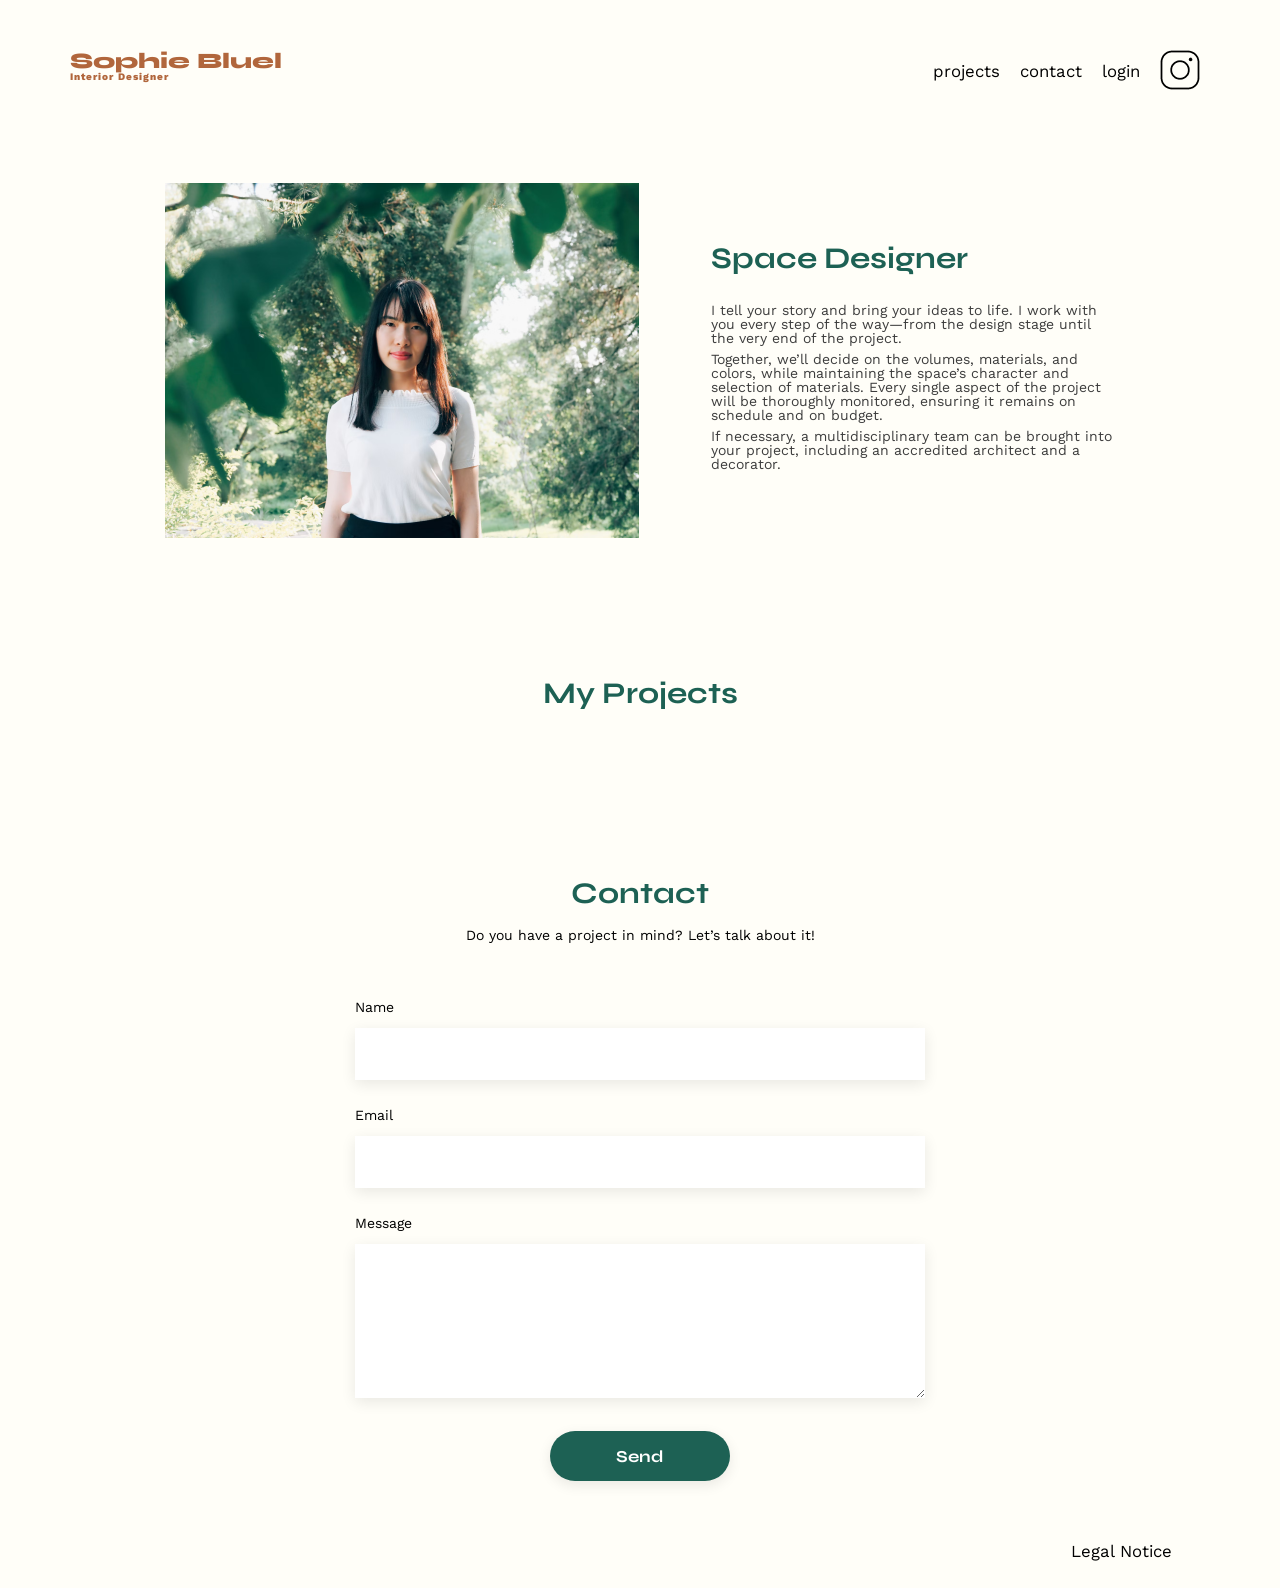
<file: FrontEnd/index.html>
<!DOCTYPE html>
<html lang="fr">

<head>
	<meta charset="UTF-8">
	<title>Sophie Bluel - Interior Designer</title>
	<meta name="viewport" content="width=device-width, initial-scale=1.0">
	<link rel="preconnect" href="https://fonts.googleapis.com">
	<link rel="preconnect" href="https://fonts.gstatic.com" crossorigin>
	<link href="https://fonts.googleapis.com/css2?family=Syne:wght@700;800&family=Work+Sans&display=swap"
		rel="stylesheet">
	<meta name="description" content="">
	<link rel="stylesheet" href="./assets/style.css">
</head>

<body>
	<div id="edit-mode-bar">
		<svg width="16" height="16" viewBox="0 0 24 24" fill="none" stroke="currentColor" stroke-width="2"
			stroke-linecap="round" stroke-linejoin="round" aria-hidden="true">
			<path d="M12 3H5a2 2 0 0 0-2 2v14a2 2 0 0 0 2 2h14a2 2 0 0 0 2-2v-7"></path>
			<path d="M18 2l4 4-10 10-4 1 1-4z"></path>
		</svg>
		<span>Editing Mode</span>
	</div>
	<header>
		<h1>Sophie Bluel <span>Interior Designer</span></h1>
		<nav>
			<ul>
				<li><a href="#portfolio">projects</a></li>
				<li><a href="#contact">contact</a></li>
				<li id="login-link">login</li>
				<li><img src="./assets/icons/instagram.png" alt="Instagram"></li>
			</ul>
		</nav>
	</header>
	<main>
		<section id="introduction">
			<figure>
				<img src="./assets/images/sophie-bluel.png" alt="">
			</figure>
			<div class="introduction-text">
				<h2>Space Designer</h2>
				<p>I tell your story and bring your ideas to life. I work with you every step of the way—from the design
					stage until the very end of the project.</p>
				<p>Together, we’ll decide on the volumes, materials, and colors, while maintaining the space’s character
					and selection of materials. Every single aspect of the project will be thoroughly monitored,
					ensuring it remains on schedule and on budget.</p>
				<p>If necessary, a multidisciplinary team can be brought into your project, including an accredited
					architect and a decorator.</p>
			</div>
		</section>
		<section id="portfolio">
			<div class="portfolio-title">
				<h2>My Projects</h2>
				<button id="edit-projects" class="edit-projects" type="button">
					<svg width="16" height="16" viewBox="0 0 24 24" fill="none" stroke="currentColor" stroke-width="2"
						stroke-linecap="round" stroke-linejoin="round" aria-hidden="true">
						<path d="M12 3H5a2 2 0 0 0-2 2v14a2 2 0 0 0 2 2h14a2 2 0 0 0 2-2v-7"></path>
						<path d="M18 2l4 4-10 10-4 1 1-4z"></path>
					</svg>
					<span>Edit</span>
				</button>
			</div>

			<div class="filters"></div>

			<div class="gallery"></div>
		</section>
		<section id="contact">
			<h2>Contact</h2>
			<p>Do you have a project in mind? Let’s talk about it!</p>
			<form action="#" method="post">
				<label for="name">Name</label>
				<input type="text" name="name" id="name">
				<label for="email">Email</label>
				<input type="email" name="email" id="email">
				<label for="message">Message</label>
				<textarea name="message" id="message" cols="30" rows="10"></textarea>
				<input type="submit" value="Send">
			</form>
		</section>
	</main>

	<footer>
		<nav>
			<ul>
				<li>Legal Notice</li>
			</ul>
		</nav>
	</footer>
	<div id="modal" class="modal">
		<div class="modal-content">
			<button id="close-modal" class="close-modal">×</button>

			<h2>Photo Gallery</h2>

			<div id="modal-gallery" class="modal-gallery">
			</div>

			<button id="add-photo" class="add-photo">
				Add a photo
			</button>
		</div>
		<div id="add-photo-view" class="modal-content add-photo-view">
			<button id="back-to-gallery" class="back-modal">←</button>
			<button id="close-add-photo" class="close-modal">×</button>
			<h2>Add a photo</h2>

			<form id="add-photo-form">
				<div class="upload-box">
					<img id="photo-preview" src="./assets/icons/photo-upload.svg" alt="Photo preview">
					<img id="upload-icon" src="./assets/icons/photo-upload.svg" alt="" width="76" height="76">

					<label for="photo-file" class="upload-button">
						+ Add photo
					</label>

					<input type="file" id="photo-file" accept="image/png, image/jpeg">

					<p>jpg, png: 4mb max</p>
				</div>

				<label for="photo-title">Title</label>
				<input type="text" id="photo-title">

				<label for="photo-category">Category</label>
				<select id="photo-category">
				</select>
				<hr class="photo-form-divider">

				<button type="submit" class="validate-photo">Confirm</button>
			</form>
		</div>

	</div>

	<script src="./assets/scripts/script.js"></script>
</body>

</html>
</file>
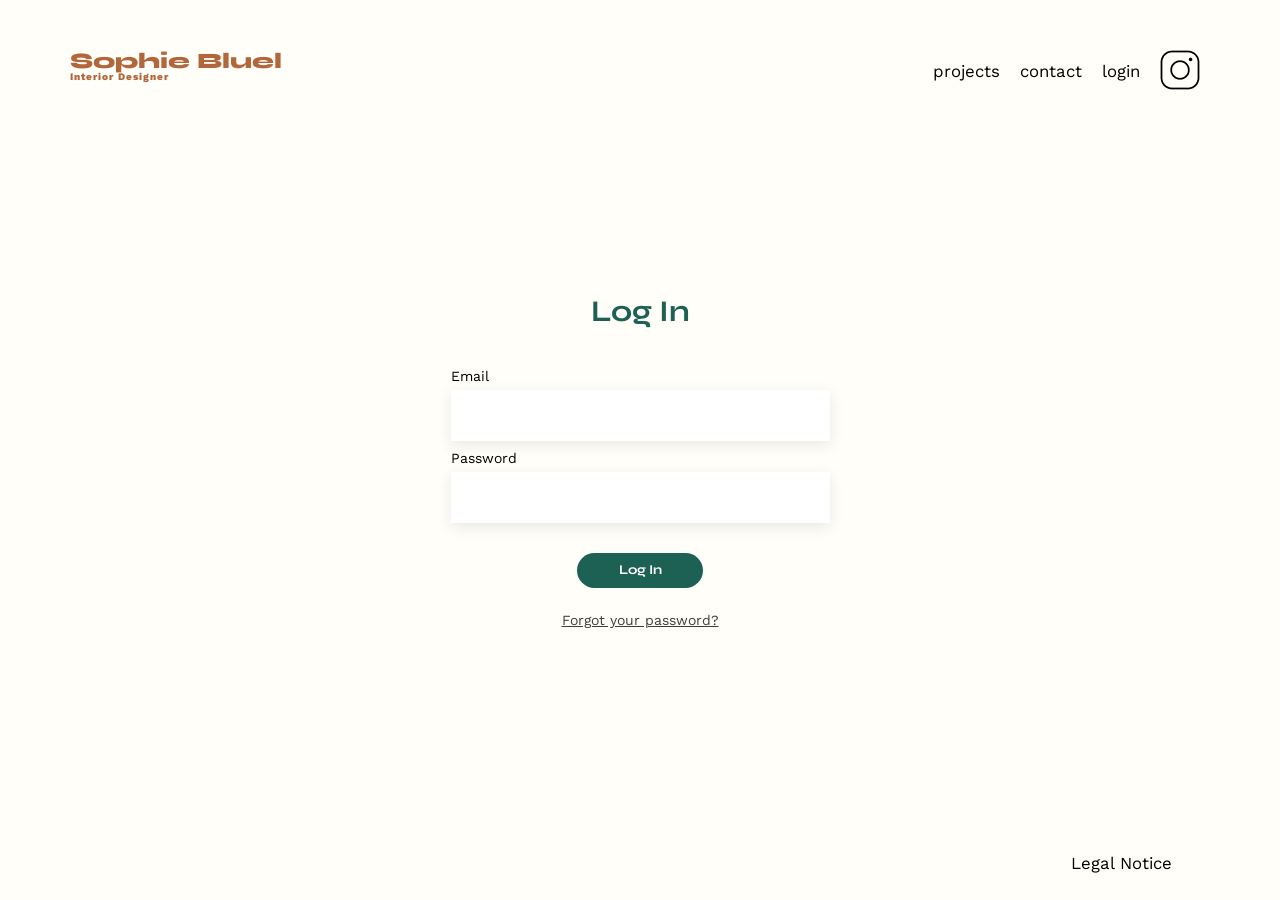
<file: FrontEnd/login.html>
<!DOCTYPE html>
<html lang="en">

<head>
    <meta charset="UTF-8">
    <meta name="viewport" content="width=device-width, initial-scale=1.0">
    <title>Login - Sophie Bluel</title>
    <link rel="stylesheet" href="./assets/style.css">
    <link rel="preconnect" href="https://fonts.googleapis.com">
    <link rel="preconnect" href="https://fonts.gstatic.com" crossorigin>
    <link
        href="https://fonts.googleapis.com/css2?family=Syne:wght@400;700;800&family=Work+Sans:wght@400;500;600&display=swap"
        rel="stylesheet">
</head>

<body class="login-page">
    <header>
        <h1>Sophie Bluel <span>Interior Designer</span></h1>

        <nav>
            <ul>
                <li><a href="./index.html">projects</a></li>
                <li>contact</li>
                <li>login</li>
                <li>
                    <img src="./assets/icons/instagram.png" alt="Instagram">
                </li>
            </ul>
        </nav>
    </header>

    <main>
        <section id="login">
            <h2>Log In</h2>

            <form id="login-form">
                <label for="email">Email</label>
                <input type="email" id="email" name="email">

                <label for="password">Password</label>
                <input type="password" id="password" name="password">

                <input type="submit" value="Log In">
            </form>
            <p id="login-error"></p>

            <p><a href="#">Forgot your password?</a></p>
        </section>
    </main>

    <footer>
        <nav>
            <ul>
                <li>Legal Notice</li>
            </ul>
        </nav>
    </footer>
    <script src="./assets/scripts/login.js"></script>
</body>

</html>
</file>
<file: FrontEnd/assets/style.css>
/* http://meyerweb.com/eric/tools/css/reset/
   v2.0 | 20110126
   License: none (public domain)
*/

html,
body,
div,
span,
applet,
object,
iframe,
h1,
h2,
h3,
h4,
h5,
h6,
p,
blockquote,
pre,
a,
abbr,
acronym,
address,
big,
cite,
code,
del,
dfn,
em,
img,
ins,
kbd,
q,
s,
samp,
small,
strike,
strong,
sub,
sup,
tt,
var,
b,
u,
i,
center,
dl,
dt,
dd,
ol,
ul,
li,
fieldset,
form,
label,
legend,
table,
caption,
tbody,
tfoot,
thead,
tr,
th,
td,
article,
aside,
canvas,
details,
embed,
figure,
figcaption,
footer,
header,
hgroup,
menu,
nav,
output,
ruby,
section,
summary,
time,
mark,
audio,
video {
    margin: 0;
    padding: 0;
    border: 0;
    font-size: 100%;
    font: inherit;
    vertical-align: baseline;
}

/* HTML5 display-role reset for older browsers */
article,
aside,
details,
figcaption,
figure,
footer,
header,
hgroup,
menu,
nav,
section {
    display: block;
}

body {
    line-height: 1;
}

ol,
ul {
    list-style: none;
}

blockquote,
q {
    quotes: none;
}

blockquote:before,
blockquote:after,
q:before,
q:after {
    content: '';
    content: none;
}

table {
    border-collapse: collapse;
    border-spacing: 0;
}

/** end reset css**/
body {
    max-width: 1140px;
    margin: auto;
    font-family: 'Work Sans', sans-serif;
    font-size: 14px;
    background-color: #FFFEF8;
}

header {
    display: flex;
    justify-content: space-between;
    margin: 50px 0
}

section {
    margin: 50px 0
}

h1 {
    display: flex;
    flex-direction: column;
    font-family: 'Syne';
    font-size: 22px;
    font-weight: 800;
    color: #B1663C
}

h1>span {
    font-family: 'Work Sans';
    font-size: 10px;
    letter-spacing: 0.1em;
    ;
}

h2 {
    font-family: 'Syne';
    font-weight: 700;
    font-size: 30px;
    color: #1D6154
}

nav ul {
    display: flex;
    align-items: center;
    list-style-type: none;

}

nav li {
    padding: 0 10px;
    font-size: 1.2em;
}

li:hover {
    color: #B1663C;
}

#introduction {
    display: flex;
    align-items: center;
    gap: 72px;
    max-width: 950px;
    margin: 90px auto 140px;
}

#introduction figure {
    flex: 0 0 474px;
}

#introduction img {
    display: block;
    margin: auto;
    width: 474px;
    height: 355px;
    object-fit: cover;
}

#introduction .introduction-text {
    flex: 1
}

#introduction h2 {
    margin-bottom: 1em;
    font-family: 'Syne', sans-serif;
    font-weight: 700;
    font-size: 30px;
    line-height: 100%;
    letter-spacing: 0;
    color: #1D6154;
}

#introduction p {
    margin-bottom: 0.5em;
    font-family: 'Work Sans', sans-serif;
    font-weight: 400;
    font-size: 14px;
    line-height: 100%;
    letter-spacing: 0;
    color: #3D3D3D;
}

Aortfolio h2 {
    text-align: center;
    font-family: 'Syne', sans-serif;
    font-weight: 700;
    font-size: 30px;
    line-height: 100%;
    letter-spacing: 0;
    color: #1D6154;
}

.portfolio-title {
    position: relative;
    width: fit-content;
    margin: 0 auto 90px;
}

.portfolio-title h2 {
    margin: 0;
}

.edit-projects {
    background: none;
    border: none;
    cursor: pointer;
    font-family: inherit;
    font-size: 14px;
    position: absolute;
    left: calc(100% + 30px);
    top: 50%;
    transform: translateY(-50%);
    white-space: nowrap;
    padding: 0;
}

.edit-projects svg {
    display: inline-block;
    vertical-align: middle;
    margin-right: 8px;
}

.edit-projects span {
    vertical-align: middle;
}

.gallery {
    width: 100%;
    max-width: 950px;
    margin: 0 auto;
    display: grid;
    grid-template-columns: 1fr 1fr 1fr;
    grid-column-gap: 20px;
    grid-row-gap: 20px;
}

.gallery img {
    width: 100%;
    height: 400px;
    object-fit: cover;

}

.filters {
    display: flex;
    justify-content: center;
    gap: 10px;
    margin-bottom: 30px;
}

.filters button {
    background-color: transparent;
    border: 1px solid #1D6154;
    border-radius: 60px;
    font-family: 'Syne', sans-serif;
    font-weight: 700;
    font-size: 16px;
    line-height: 100%;
    letter-spacing: 0;
    color: #1D6154;
    cursor: pointer;
    padding: 8px 18px;
}

.filters button.active {
    background-color: #1D6154;
    color: #FFFFFF;
}

.filters button:hover {
    font-weight: bold;
}

@media (max-width: 767px) {
    .filters {
        gap: 5px;
        justify-content: space-between;
    }

    .filters button {
        font-size: 12px;
        padding: 6px 4px;
    }
}

#contact {
    width: 50%;
    margin: auto;
}

#contact>* {
    text-align: center;

}

#contact h2 {
    margin-bottom: 20px;
}

#contact form {
    text-align: left;
    margin-top: 30px;
    display: flex;
    flex-direction: column;
}

#contact input {
    height: 50px;
    font-size: 1.2em;
    border: none;
    box-shadow: 0px 4px 14px rgba(0, 0, 0, 0.09);
}

#contact label {
    margin: 2em 0 1em 0;
}

#contact textarea {
    border: none;
    box-shadow: 0px 4px 14px rgba(0, 0, 0, 0.09);
}

input[type="submit"] {
    font-family: 'Syne';
    font-weight: 700;
    color: white;
    background-color: #1D6154;
    margin: 2em auto;
    width: 180px;
    text-align: center;
    border-radius: 60px;
}

footer nav ul {
    display: flex;
    justify-content: flex-end;
    margin: 2em
}

/* Login page */

#login {
    width: 50%;
    margin: 150px auto;
}

#login h2 {
    font-size: 30px;
    line-height: 36px;
    text-align: center;
    margin-bottom: 30px;
}

#login form {
    display: flex;
    flex-direction: column;
    width: 379px;
    max-width: 100%;
    margin: auto;
}

#login label {
    margin: 10px 0 7px;
}

#login input[type="email"],
#login input[type="password"] {
    height: 51px;
    box-sizing: border-box;
    border: none;
    box-shadow: 0px 4px 14px rgba(0, 0, 0, 0.09);
    padding: 0 10px;
}

#login input[type="submit"] {
    width: 126px;
    height: 35px;
    margin: 30px auto 15px;
    border: none;
    cursor: pointer;
}

#login p {
    text-align: center;
}

#login a {
    color: #3D3D3D;
}

#login-error {
    color: red;
    text-align: center;
    margin-top: 10px;
}

/* Modal */

.modal {
    display: none;
    position: fixed;
    z-index: 1000;
    left: 0;
    top: 0;
    width: 100%;
    height: 100%;
    background-color: rgba(0, 0, 0, 0.4);
    justify-content: center;
    align-items: center;
}

.modal-content {
    box-sizing: border-box;
    background-color: white;
    width: 630px;
    height: 688px;
    max-width: calc(100vw - 32px);
    max-height: calc(100vh - 32px);
    overflow-y: auto;
    padding: 30px;
    border-radius: 10px;
    position: relative;
}

.modal-content h2 {
    font-family: "Work Sans", sans-serif;
    font-size: 26px;
    font-weight: 400;
    line-height: 100%;
    letter-spacing: 0;
    color: #000000;
    text-align: center;
    margin-top: 30px;
}

.close-modal {
    position: absolute;
    right: 25px;
    top: 20px;
    border: none;
    background: none;
    font-size: 24px;
    cursor: pointer;
}

.modal-gallery {
    margin: 50px auto 0;
    width: 420px;
    min-height: 393px;
    display: grid;
    grid-template-columns: repeat(5, 76.61px);
    grid-auto-rows: 102.57px;
    justify-content: center;
    align-content: start;
    gap: 10px 9.17px;
    padding-bottom: 40px;
    border-bottom: 1px solid #B3B3B3;
}

.modal-item img {
    width: 76.61px;
    height: 102.57px;
    object-fit: cover;
    display: block;
}

.modal-item {
    position: relative;
}

.delete-work {
    position: absolute;
    top: 5px;
    right: 5px;
    background: black;
    color: white;
    border: none;
    border-radius: 2px;
    cursor: pointer;
    padding: 4px 6px;
    font-size: 12px;
}

.add-photo {
    box-sizing: border-box;
    display: block;
    width: 193px;
    height: 35px;
    margin: 37px auto 0;
    padding: 0;
    border: none;
    border-radius: 60px;
    background-color: #1D6154;
    color: white;
    cursor: pointer;
    font-family: "Syne", sans-serif;
    font-weight: 700;
    font-size: 14px;
    line-height: 100%;
    letter-spacing: 0;
    text-align: center;
}

.add-photo-view {
    display: none;
}

.back-modal {
    position: absolute;
    left: 25px;
    top: 20px;
    border: none;
    background: none;
    font-size: 24px;
    cursor: pointer;
}

.add-photo-view h2 {
    text-align: center;
    margin-bottom: 30px;
}

#add-photo-form {
    width: 420px;
    max-width: 100%;
    margin: auto;
    display: flex;
    flex-direction: column;
    gap: 10px;
}

#add-photo-form label {
    text-align: left;
}

#photo-file,
#photo-title,
#photo-category {
    width: 100%;
    box-sizing: border-box;
}

#photo-title,
#photo-category {
    height: 51px;
    border: none;
    background-color: white;
    box-shadow: 0 4px 14px rgba(0, 0, 0, 0.09);
    padding: 10px;
}

#add-photo-form label[for="photo-title"] {
    margin-top: 22px;
}

#add-photo-form label[for="photo-category"] {
    margin-top: 13px;
}

.validate-photo {
    box-sizing: border-box;
    width: 237px;
    height: 36px;
    margin: 21px auto 0;
    padding: 0;
    border: none;
    border-radius: 60px;
    background-color: #1D6154;
    color: white;
    cursor: pointer;
    font-family: "Syne", sans-serif;
    font-weight: 700;
    font-size: 14px;
    line-height: 100%;
    letter-spacing: 0;
    text-align: center;
}

.upload-box {
    box-sizing: border-box;
    background-color: #E8F1F6;
    width: 100%;
    height: 169px;
    border-radius: 3px;
    display: flex;
    flex-direction: column;
    justify-content: center;
    align-items: center;
    gap: 10px;
}


.upload-box input[type="file"] {
    display: none;
}

.upload-button {
    font-family: "Work Sans", sans-serif;
    font-weight: 500;
    font-size: 14px;
    line-height: 100%;
    letter-spacing: 0;
    text-align: center;
    color: #306685;
    cursor: pointer;
    box-sizing: border-box;
    width: 173px;
    height: 36px;
    padding: 0;
    border-radius: 50px;
    background-color: #CBD6DC;
    display: flex;
    align-items: center;
    justify-content: center;
}

.upload-box p {
    font-size: 12px;
    margin: 0;
}

#photo-preview {
    display: none;
    max-height: 160px;
    max-width: 100%;
    object-fit: contain;
}

.photo-form-divider {
    width: 100%;
    margin: 37px 0 0;
    border: none;
    border-top: 1px solid #B3B3B3;
}

#add-photo-view {
    height: 670px;
}

#add-photo-view h2 {
    margin-bottom: 40px;
}

.validate-photo:disabled {
    background-color: #A7A7A7;
    cursor: not-allowed;
}

header nav a {
    color: inherit;
    text-decoration: none;
}

body.login-page {
    min-height: 100vh;
    display: flex;
    flex-direction: column;
}

.login-page footer {
    margin-top: auto;
}

#edit-mode-bar {
    display: none;
    height: 59px;
    background-color: #000;
    color: #fff;
    text-align: center;
    font-family: "Work Sans", sans-serif;
    font-size: 14px;
    line-height: 59px;
    box-shadow: 0 0 0 100vmax #000;
    clip-path: inset(0 -100vmax);
}

#edit-mode-bar svg {
    display: inline-block;
    vertical-align: middle;
    margin-right: 10px;
}
</file>
